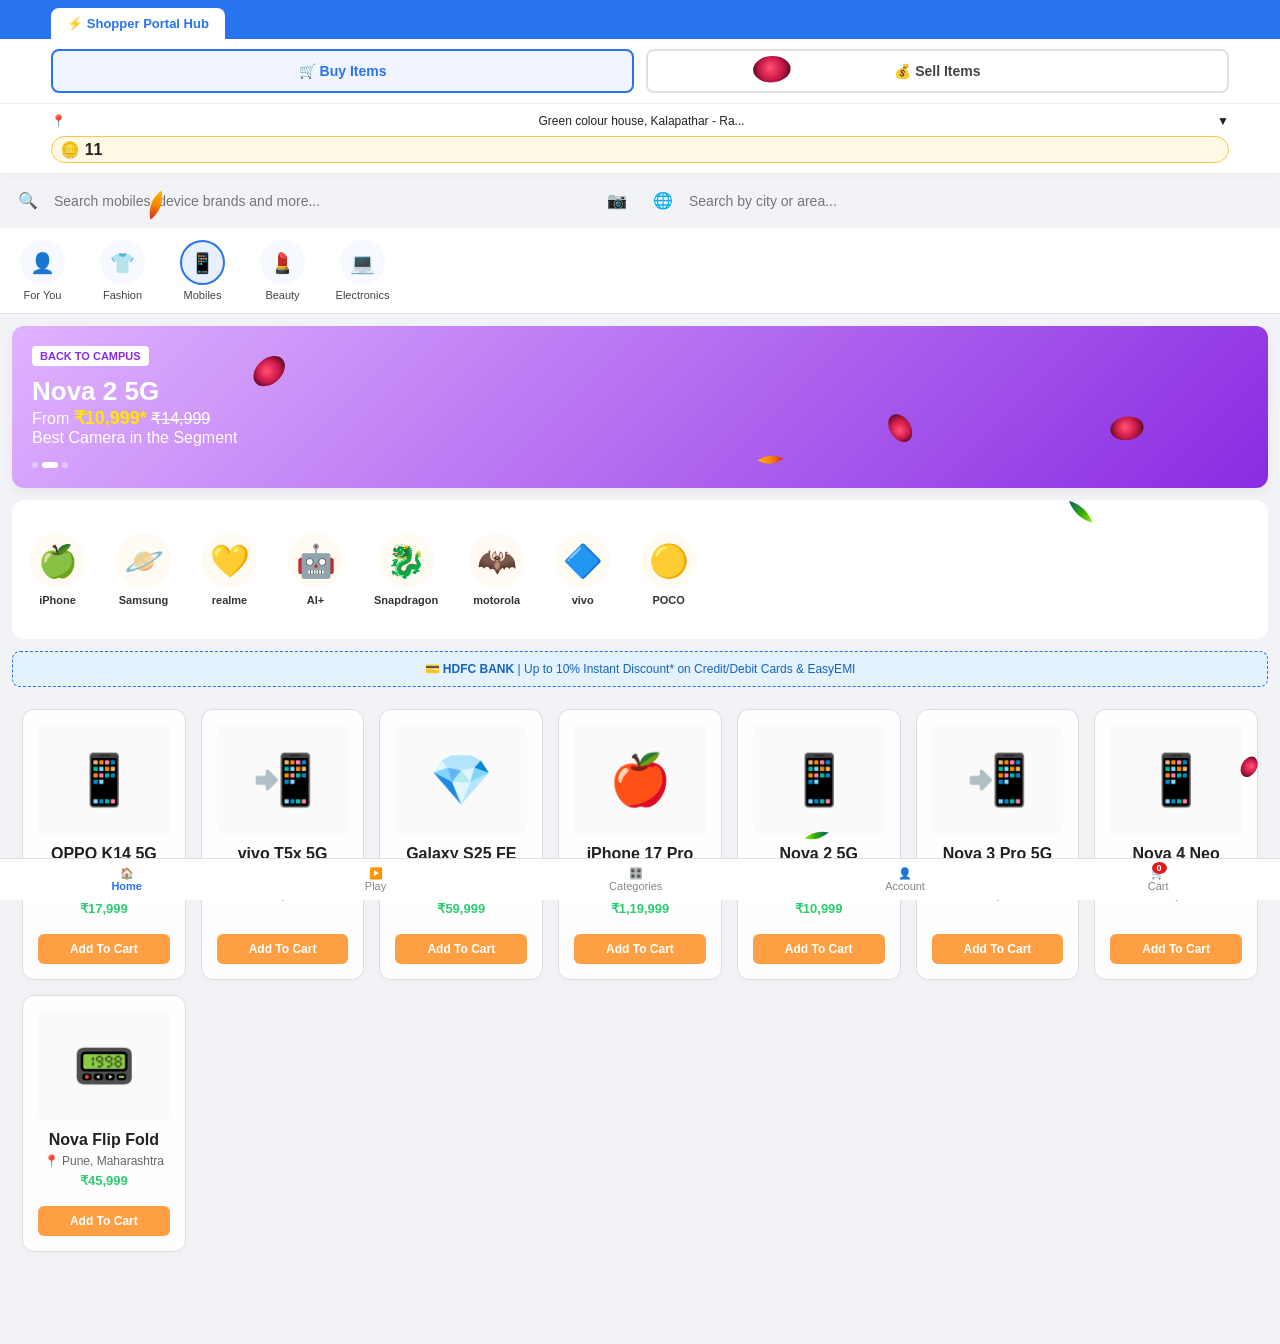
<file: index.html>
<!DOCTYPE html>
<html lang="en">
<head>
    <meta charset="UTF-8">
    <meta name="viewport" content="width=device-width, initial-scale=1.0">
    <title>Shopper | Premium Global Marketplace</title>
    <link rel="stylesheet" href="style.css">
</head>
<body>

    <canvas id="nature-canvas"></canvas>

    <!-- Super App Navigation Module Options (Flights & Express Removed Completely) -->
    <div class="app-top-switcher-header">
        <div class="switch-app-tab active">⚡ Shopper Portal Hub</div>
    </div>

    <!-- MAIN HUB MODE TOGGLE BUTTONS (BUY / SELL) -->
    <div class="hub-mode-container">
        <button class="mode-toggle-btn active-mode" onclick="window.location.href='index.html'">🛒 Buy Items</button>
        <button class="mode-toggle-btn sell-mode-trigger" onclick="window.location.href='sell.html'">💰 Sell Items</button>
    </div>

    <header class="app-sticky-header">
        <div class="app-location-badge-strip">
            <span class="loc-marker-pin">📍</span>
            <span class="loc-display-text">Green colour house, Kalapathar - Ra...</span>
            <span class="loc-arrow-down">▼</span>
        </div>
        <div class="loyalty-coin-capsule">
            🪙 <span class="coin-count-value">11</span>
        </div>
    </header>

    <!-- Dual Search Inputs Matrix -->
    <div class="app-dual-search-matrix" style="padding: 10px; display: flex; gap: 10px;">
        <div class="search-input-capsule" style="flex: 1; display: flex; align-items: center; background: #f1f3f6; padding: 8px; border-radius: 8px;">
            <span class="search-embed-icon">🔍</span>
            <input type="text" id="search-bar" placeholder="Search mobiles, device brands and more..." style="border: none; background: transparent; width: 100%; margin-left: 8px; outline: none;">
            <span class="search-embed-camera">📷</span>
        </div>
        <div class="search-input-capsule location-capsule-box" style="flex: 1; display: flex; align-items: center; background: #f1f3f6; padding: 8px; border-radius: 8px;">
            <span class="search-embed-icon">🌐</span>
            <input type="text" id="location-bar" placeholder="Search by city or area..." list="global-delivery-hubs" style="border: none; background: transparent; width: 100%; margin-left: 8px; outline: none;">
            <datalist id="global-delivery-hubs"></datalist>
        </div>
    </div>
    <nav class="app-category-horizontal-strip">
        <div class="category-pill-node" onclick="filterByBrand('iPhone')">
            <div class="category-icon-sphere">👤</div>
            <span>For You</span>
        </div>
        <div class="category-pill-node" onclick="filterByBrand('motorola')">
            <div class="category-icon-sphere">👕</div>
            <span>Fashion</span>
        </div>
        <div class="category-pill-node active-category" onclick="renderProductShowcase(getCombinedMarketplaceInventory())">
            <div class="category-icon-sphere">📱</div>
            <span>Mobiles</span>
        </div>
        <div class="category-pill-node" onclick="filterByBrand('vivo')">
            <div class="category-icon-sphere">💄</div>
            <span>Beauty</span>
        </div>
        <div class="category-pill-node" onclick="filterByBrand('Samsung')">
            <div class="category-icon-sphere">💻</div>
            <span>Electronics</span>
        </div>
    </nav>

    <main class="app-scrolling-viewport" id="main-content-viewport">
        
        <!-- MODULE A: SHOPPER MARKETPLACE HUD -->
        <div id="hub-view-marketplace" class="super-viewport-panel" style="display: block;">
            <section class="app-hero-carousel-banner">
                <div class="carousel-tag-badge">BACK TO CAMPUS</div>
                <div class="carousel-content-block">
                    <h2>Nova 2 5G</h2>
                    <p class="carousel-pricing-strike">From <span>₹10,999*</span> <del>₹14,999</del></p>
                    <p class="carousel-tagline-sub">Best Camera in the Segment</p>
                </div>
                <div class="carousel-indicator-dots">
                    <span class="dot-indicator"></span>
                    <span class="dot-indicator active-dot"></span>
                    <span class="dot-indicator"></span>
                </div>
            </section>

            <!-- Brand Quick Filter Strips -->
            <section class="app-brand-filters-strip-container">
                <div class="brand-filter-grid-flex" id="brand-logo-container" style="display: flex; gap: 15px; overflow-x: auto; padding: 10px 0;"></div>
            </section>

            <div class="app-promotional-incentive-bar">
                <strong>💳 HDFC BANK</strong> | Up to 10% Instant Discount* on Credit/Debit Cards & EasyEMI
            </div>

            <!-- Inventory Showcase Grid Layout -->
            <section class="app-marketplace-inventory-section">
                <div class="inventory-product-grid-layout" id="product-container" style="display: grid; grid-template-columns: repeat(auto-fill, minmax(160px, 1fr)); gap: 15px; padding: 10px;"></div>
            </section>
        </div>
        <!-- MODULE B: GAMES CONSOLE HUB SELECTION GRID -->
        <div id="hub-view-play" class="super-viewport-panel" style="display: none; padding: 15px;">
            
            <!-- Games Grid Listing Container Dashboard View -->
            <div id="arcade-apps-dashboard" style="display: block;">
                <h3 style="margin: 5px 0 15px 5px; font-weight: 800; font-size: 20px; color: #1e293b;">🎮 Shopper Arcade Station</h3>
                
                <div style="display: grid; grid-template-columns: repeat(2, 1fr); gap: 12px; margin-bottom: 20px;">
                    <!-- Game 1 -->
                    <div onclick="initiateArcadeGame('snake')" style="background: linear-gradient(135deg, #10b981, #047857); padding: 16px; border-radius: 14px; color: white; cursor: pointer; text-align: center; box-shadow: 0 4px 10px rgba(16,185,129,0.2);">
                        <div style="font-size: 34px; margin-bottom: 5px;">🐍</div>
                        <h4 style="margin:0; font-size:14px; font-weight:700;">Neon Snake</h4>
                        <span style="font-size:10px; opacity:0.8;">Realistic 3D Grid</span>
                    </div>
                    <!-- Game 2 -->
                    <div onclick="initiateArcadeGame('bird')" style="background: linear-gradient(135deg, #3b82f6, #1d4ed8); padding: 16px; border-radius: 14px; color: white; cursor: pointer; text-align: center; box-shadow: 0 4px 10px rgba(59,130,246,0.2);">
                        <div style="font-size: 34px; margin-bottom: 5px;">🐤</div>
                        <h4 style="margin:0; font-size:14px; font-weight:700;">Flappy Bird</h4>
                        <span style="font-size:10px; opacity:0.8;">Tap to Flap Engine</span>
                    </div>
                    <!-- Game 3 -->
                    <div onclick="initiateArcadeGame('bricks')" style="background: linear-gradient(135deg, #f59e0b, #b45309); padding: 16px; border-radius: 14px; color: white; cursor: pointer; text-align: center; box-shadow: 0 4px 10px rgba(245,158,11,0.2);">
                        <div style="font-size: 34px; margin-bottom: 5px;">🧱</div>
                        <h4 style="margin:0; font-size:14px; font-weight:700;">Brick Breaker</h4>
                        <span style="font-size:10px; opacity:0.8;">Smash Block Waves</span>
                    </div>
                    <!-- Game 4 -->
                    <div onclick="initiateArcadeGame('ttt')" style="background: linear-gradient(135deg, #ec4899, #be185d); padding: 16px; border-radius: 14px; color: white; cursor: pointer; text-align: center; box-shadow: 0 4px 10px rgba(236,72,153,0.2);">
                        <div style="font-size: 34px; margin-bottom: 5px;">❌</div>
                        <h4 style="margin:0; font-size:14px; font-weight:700;">Tic-Tac-Toe</h4>
                        <span style="font-size:10px; opacity:0.8;">Vs Smart AI Bot</span>
                    </div>
                    <!-- Game 5 -->
                    <div onclick="initiateArcadeGame('racer')" style="background: linear-gradient(135deg, #ef4444, #b91c1c); padding: 16px; border-radius: 14px; color: white; cursor: pointer; text-align: center; box-shadow: 0 4px 10px rgba(239,68,68,0.2);">
                        <div style="font-size: 34px; margin-bottom: 5px;">🏎️</div>
                        <h4 style="margin:0; font-size:14px; font-weight:700;">Highway Racer</h4>
                        <span style="font-size:10px; opacity:0.8;">Dodge Speed Traffic</span>
                    </div>
                    <!-- Game 6 -->
                    <div onclick="initiateArcadeGame('target')" style="background: linear-gradient(135deg, #8b5cf6, #6d28d9); padding: 16px; border-radius: 14px; color: white; cursor: pointer; text-align: center; box-shadow: 0 4px 10px rgba(139,92,246,0.2);">
                        <div style="font-size: 34px; margin-bottom: 5px;">🎯</div>
                        <h4 style="margin:0; font-size:14px; font-weight:700;">Target Rush</h4>
                        <span style="font-size:10px; opacity:0.8;">Tap Reaction Test</span>
                    </div>
                </div>
            </div>

            <!-- Active Large Dedicated Game Canvas Arena Room -->
            <div id="arcade-game-play-arena" style="display: none; background: #1e293b; border-radius: 20px; padding: 22px; box-shadow: 0 10px 30px rgba(0,0,0,0.25); max-width: 410px; margin: 0 auto; border: 1px solid rgba(255,255,255,0.1);">
                <div style="display: flex; justify-content: space-between; align-items: center; margin-bottom: 12px;">
                    <button onclick="terminateGameSession()" style="background: rgba(255,255,255,0.15); color: white; border: none; padding: 6px 14px; border-radius: 6px; font-weight: bold; cursor: pointer; font-size: 12px;">⬅ Close Game</button>
                    <h4 id="active-game-title-header" style="color: white; margin:0; font-size:15px; font-weight:800;">Game Screen</h4>
                    <div style="color: #67e8f9; font-weight: bold; font-size: 14px;">Score: <span id="game-universal-score">0</span></div>
                </div>

                <div style="background: #0f172a; display: inline-block; padding: 12px; border-radius: 16px; box-shadow: inset 0 0 20px rgba(0,0,0,0.8); border: 2px solid #334155;">
                    <canvas id="arcade-snake-canvas" width="360" height="360" style="background: #090d16; display: block; border-radius: 8px;"></canvas>
                </div>

                <!-- Universal Controls for touch mapping inputs -->
                <div style="margin-top: 15px; display: flex; flex-direction: column; align-items: center; gap: 6px;">
                    <button onclick="changeSnakeDir('UP')" style="padding: 10px 24px; font-weight: bold; background: #334155; color: white; border: none; border-radius: 8px; cursor: pointer;">▲ UP / FLAP</button>
                    <div style="display: flex; gap: 15px;">
                        <button onclick="changeSnakeDir('LEFT')" style="padding: 10px 24px; font-weight: bold; background: #334155; color: white; border: none; border-radius: 8px; cursor: pointer;">◀ LEFT</button>
                        <button onclick="changeSnakeDir('RIGHT')" style="padding: 10px 24px; font-weight: bold; background: #334155; color: white; border: none; border-radius: 8px; cursor: pointer;">RIGHT ▶</button>
                    </div>
                    <button onclick="changeSnakeDir('DOWN')" style="padding: 10px 24px; font-weight: bold; background: #334155; color: white; border: none; border-radius: 8px; cursor: pointer;">▼ DOWN</button>
                </div>
            </div>
        </div>
        <!-- MODULE C: PROFILE DASHBOARD VIEW SHEET -->
        <div id="hub-view-account" class="super-viewport-panel" style="display: none; padding: 20px;">
            <div style="background: white; padding: 20px; border-radius: 16px; box-shadow: 0 4px 15px rgba(0,0,0,0.04); max-width: 440px; margin: 0 auto;">
                <div style="display: flex; align-items: center; gap: 15px; border-bottom: 1px solid #eee; padding-bottom: 15px; margin-bottom: 15px;">
                    <div style="font-size: 40px; background: #e6f0ff; width: 65px; height: 65px; border-radius: 50%; display: flex; align-items: center; justify-content: center;">👤</div>
                    <div>
                        <h3 id="profile-render-name" style="margin: 0; font-size: 18px;">Premium Shopper User</h3>
                        <p id="profile-render-phone" style="margin: 3px 0 0 0; color: #666; font-size: 13px;">📞 Verified Mobile Account</p>
                    </div>
                </div>
                <div style="background: #fafafa; padding: 15px; border-radius: 8px; font-size: 13px; color: #444; display: flex; flex-direction: column; gap: 8px;">
                    <div>🪙 <strong>Loyalty Balance:</strong> <span class="coin-count-value">11</span> Shopper Coins</div>
                    <div>📍 <strong>Registered Hub Address:</strong> Raigarh, Odisha Network Hub</div>
                    <div>💳 <strong>KYC Status:</strong> Gold Level Fully Certified Profile</div>
                </div>
                <button onclick="alert('Session logged out clearance successful!'); localStorage.clear(); window.location.reload();" style="width: 100%; margin-top: 15px; background: #fff; border: 1px solid #ddd; color: red; padding: 11px; border-radius: 6px; font-weight: bold; cursor: pointer; font-size: 13px;">Sign Out Account Session</button>
            </div>
        </div>

    </main>

    <footer class="app-mobile-bottom-navigation-bar">
        <div class="bottom-tab-node active-tab" onclick="switchFooterTab(this, 'marketplace')">🏠<span>Home</span></div>
        <div class="bottom-tab-node" onclick="switchFooterTab(this, 'play')">▶️<span>Play</span></div>
        <div class="bottom-tab-node" onclick="toggleCategoriesPanel()">🎛️<span>Categories</span></div>
        <div class="bottom-tab-node" id="account-tab-trigger" onclick="switchFooterTab(this, 'account')">👤<span>Account</span></div>
        <div class="bottom-tab-node" onclick="toggleCartPanel()">
            🛒<span class="cart-floating-badge" id="cart-badge-counter">0</span><span>Cart</span>
        </div>
    </footer>

    <!-- Categories Dynamic Slide-out Left Drawer Panel Overlay -->
    <div class="cart-sidebar-overlay-dimmer" id="categories-overlay" onclick="toggleCategoriesPanel()" style="display: none; position: fixed; top: 0; left: 0; width: 100%; height: 100%; background: rgba(0,0,0,0.5); z-index: 999;"></div>
    <div id="categories-drawer-panel" style="position: fixed; top: 0; left: -400px; width: 300px; height: 100%; background: white; z-index: 1000; transition: 0.3s; padding: 20px; box-shadow: 2px 0 5px rgba(0,0,0,0.2);">
        <div style="display: flex; justify-content: space-between; align-items: center; border-bottom: 1px solid #ddd; padding-bottom: 10px; margin-bottom: 15px;">
            <h3 style="font-size: 16px; font-weight: 800;">🎛️ Shop Categories</h3>
            <span onclick="toggleCategoriesPanel()" style="cursor: pointer; font-size: 20px; font-weight: bold;">✖</span>
        </div>
        <div style="display: flex; flex-direction: column; gap: 12px; font-weight: 600; font-size: 14px;">
            <div onclick="filterByBrand('iPhone'); toggleCategoriesPanel();" style="cursor:pointer; padding: 12px; background: #f8fafc; border-radius: 8px;">🍏 iPhone Segment</div>
            <div onclick="filterByBrand('Samsung'); toggleCategoriesPanel();" style="cursor:pointer; padding: 12px; background: #f8fafc; border-radius: 8px;">🪐 Samsung Matrix</div>
            <div onclick="filterByBrand('vivo'); toggleCategoriesPanel();" style="cursor:pointer; padding: 12px; background: #f8fafc; border-radius: 8px;">🔷 Vivo Showcase</div>
            <div onclick="filterByBrand('motorola'); toggleCategoriesPanel();" style="cursor:pointer; padding: 12px; background: #f8fafc; border-radius: 8px;">🦇 Motorola Feeds</div>
        </div>
    </div>

    <!-- Cart Sidebar Overlay Drawer Mechanics Layout -->
    <div class="cart-sidebar-overlay-dimmer" id="cart-overlay" onclick="toggleCartPanel()"></div>
    <div class="cart-sidebar-drawer-panel" id="cart-panel">
        <div class="cart-drawer-header-node">
            <h3>My Shopping Cart</h3>
            <span class="cart-drawer-close-trigger" onclick="toggleCartPanel()">✖</span>
        </div>
        <div class="cart-drawer-items-list-viewport" id="cart-items-box"></div>
        <div class="cart-drawer-checkout-footer">
            <h3>Grand Total: ₹<span id="cart-total-val">0</span></h3>
            <button class="cart-checkout-action-btn" onclick="triggerCheckout()">Place Marketplace Order</button>
        </div>
    </div>
    <!-- Product View Dynamic Modal Frame Style -->
    <div class="product-modal-dimmer" id="product-modal-view">
        <div class="modal-viewport-frame" style="background: white; border-radius: 16px; width: 90%; max-width: 400px; padding: 20px; position: relative;">
            <div class="modal-header-nav" style="display: flex; align-items: center; gap: 15px; border-bottom: 1px solid #eee; padding-bottom: 10px;">
                <span class="back-arrow" onclick="closeProductModal()" style="cursor: pointer; font-size: 24px;">←</span>
                <div class="nav-title-block">
                    <h3 id="modal-product-title" style="margin: 0; font-size: 16px;">Product Details</h3>
                    <p id="modal-product-sub" style="margin: 0; font-size: 12px; color: #777;">Ad Verified</p>
                </div>
            </div>
            
            <div class="modal-scrollable-body" style="padding: 15px 0;">
                <div class="display-image-shell" style="text-align: center; background: #f9f9f9; padding: 20px; border-radius: 12px; position: relative;">
                    <span id="modal-item-photo-render" style="font-size: 80px;">📱</span>
                </div>

                <div class="item-meta-pricing-block" style="margin-top: 15px;">
                    <h2 id="modal-item-name" style="margin: 5px 0; font-size: 20px;">Item Name</h2>
                    <div class="rating-strip-badge" style="color: #f1c40f; font-size: 14px;">4.2 ★ | 31 Reviews</div>
                    <div class="location-tag-strip" id="modal-item-location" style="color: #666; font-size: 14px; margin-top: 5px;">📍 Location Info</div>
                </div>

                <div class="item-specs-block" id="modal-specs-container" style="margin-top: 15px; background: #f5f5f5; padding: 10px; border-radius: 8px;">
                    <h4 style="margin: 0 0 5px 0;">Technical Parameters</h4>
                    <p id="modal-item-specs" style="margin: 0; font-size: 13px; color: #555;">RAM/Storage specifications container.</p>
                </div>
            </div>
            <div class="modal-action-bottom-footer" style="display: flex; gap: 10px; margin-top: 15px;">
                <button class="add-to-cart-footer-btn" id="modal-cart-trigger" style="flex: 1; padding: 12px; border: 1px solid #ddd; background: white; border-radius: 8px; cursor: pointer; font-weight: bold;">Add to cart</button>
                <button class="buy-now-footer-btn" id="modal-call-trigger" style="flex: 1; padding: 12px; background: #ff9f43; color: white; border: none; border-radius: 8px; cursor: pointer; font-weight: bold;">Buy at ₹00</button>
            </div>
        </div>
    </div>

    <style>
        #cart-panel.open { right: 0px !important; }
        .brand-card-node { text-align: center; cursor: pointer; padding: 8px; border-radius: 50%; min-width: 60px; }
        .brand-card-node.active-brand { background: #e0f2fe; border: 2px solid #3b82f6; }
        .brand-img-shell { font-size: 32px; }
        .super-viewport-panel { width: 100%; }
    </style>
    <script>
        // 1. Navigation Panel switch router tabs system
        function switchFooterTab(elementRef, targetViewId) {
            document.querySelectorAll('.bottom-tab-node').forEach(node => node.classList.remove('active-tab'));
            if(elementRef) elementRef.classList.add('active-tab');
            document.querySelectorAll('.super-viewport-panel').forEach(panel => panel.style.display = 'none');

            if(targetViewId === 'marketplace') { 
                document.getElementById('hub-view-marketplace').style.display = 'block'; 
            } else if(targetViewId === 'play') { 
                document.getElementById('hub-view-play').style.display = 'block';
                terminateGameSession(); // Opens the apps dashboard selection list view first
            } else if(targetViewId === 'account') { 
                document.getElementById('hub-view-account').style.display = 'block'; 
            }
        }

        function toggleCategoriesPanel() {
            const panel = document.getElementById('categories-drawer-panel');
            const overlay = document.getElementById('categories-overlay');
            if(panel.style.left === '0px') { panel.style.left = '-400px'; overlay.style.display = 'none'; } 
            else { panel.style.left = '0px'; overlay.style.display = 'block'; }
        }

        // 2. Arcade Selection Core Menu & Session Drivers matrix hooks
        let activeGameToken = null;
        function initiateArcadeGame(gameType) {
            activeGameToken = gameType;
            document.getElementById('arcade-apps-dashboard').style.display = 'none';
            document.getElementById('arcade-game-play-arena').style.display = 'block';
            
            // Format labels dynamically based on token types
            const titleRef = document.getElementById('active-game-title-header');
            if(gameType === 'snake') titleRef.textContent = "🐍 Neon Snake Arcade";
            else if(gameType === 'bird') titleRef.textContent = "🐤 Flappy Bird Retro";
            else if(gameType === 'bricks') titleRef.textContent = "🧱 Brick Breaker System";
            else if(gameType === 'ttt') titleRef.textContent = "❌ Tic-Tac-Toe AI Bot";
            else if(gameType === 'racer') titleRef.textContent = "🏎️ Highway Speed Racer";
            else if(gameType === 'target') titleRef.textContent = "🎯 Click Target Rush";

            if (typeof triggerSelectedArcadeEngine === "function") {
                triggerSelectedArcadeEngine(gameType);
            }
        }

        function terminateGameSession() {
            activeGameToken = null;
            if (typeof resetAllArcadeLoops === "function") resetAllArcadeLoops();
            document.getElementById('arcade-game-play-arena').style.display = 'none';
            document.getElementById('arcade-apps-dashboard').style.display = 'block';
        }

        document.addEventListener("DOMContentLoaded", () => {
            const userName = localStorage.getItem("shopper_user_name") || localStorage.getItem("user_name");
            const userPhone = localStorage.getItem("shopper_user_phone") || localStorage.getItem("user_phone");
            if(userName) document.getElementById("profile-render-name").textContent = userName;
            if(userPhone) document.getElementById("profile-render-phone").textContent = "📞 " + userPhone;
        });
    </script>

    <script src="nature.js"></script>
    <script src="script.js"></script>
</body>
</html>
</file>
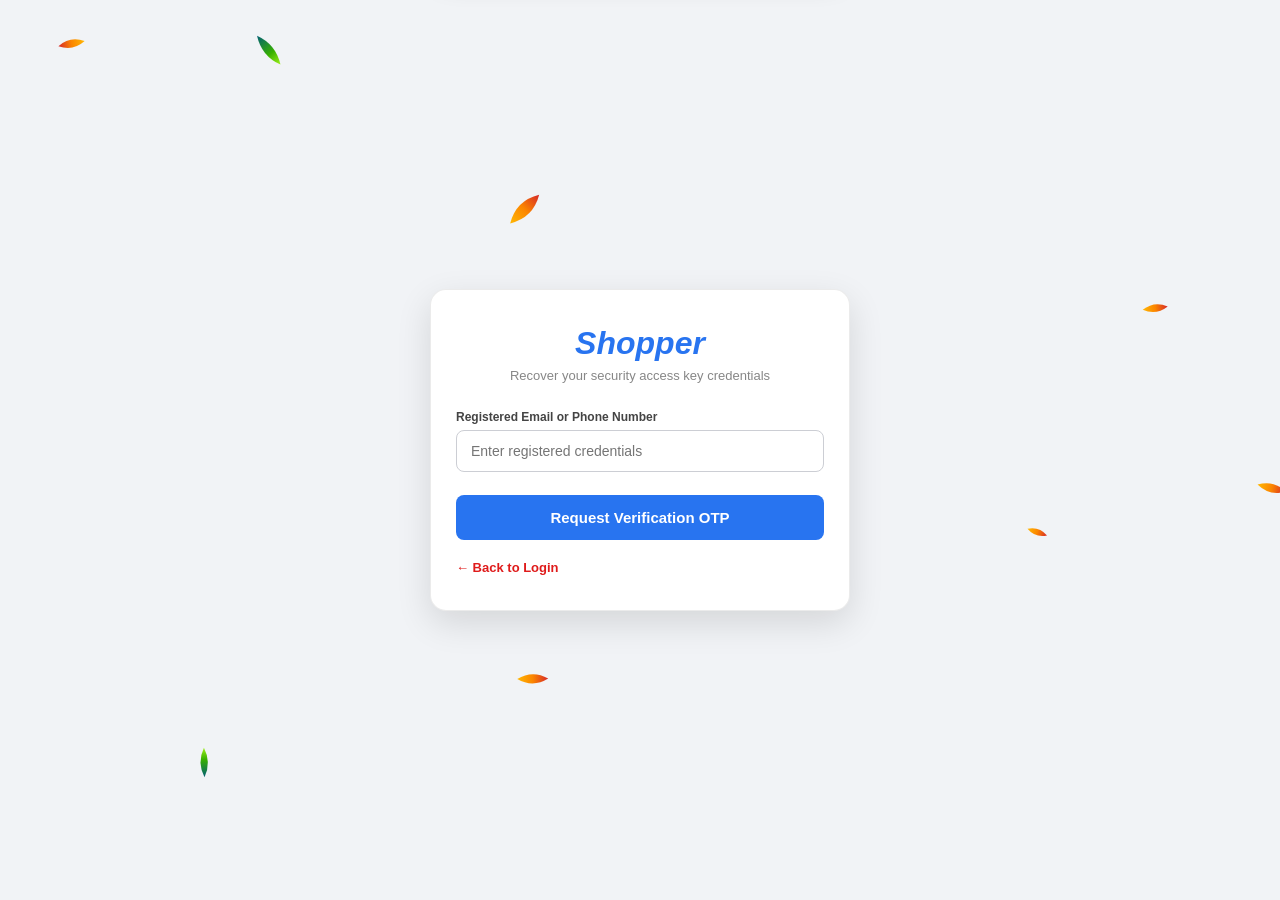
<file: forgot.html>
<!DOCTYPE html>
<html lang="en">
<head>
    <meta charset="UTF-8">
    <meta name="viewport" content="width=device-width, initial-scale=1.0">
    <title>Shopper | Credential Recovery Terminal</title>
    <link rel="stylesheet" href="auth.css">
</head>
<body>

    <canvas id="nature-canvas"></canvas>
    
    <!-- Real Mobile Notification Simulation Banner Layer -->
    <div class="simulated-sms-banner" id="sms-notification-alert">
        <div class="sms-icon-block">💬</div>
        <div class="sms-body-text">
            <strong>SHOPPER SECURE SMS NODE</strong>
            <p id="sms-message-content">Verification OTP token dispatched successfully.</p>
        </div>
    </div>
    
    <div class="auth-full-page-frame">
        
        <!-- STEP 1: VERIFY TARGET PROFILE ENTRY -->
        <div class="auth-card-panel active-panel" id="forgot-step-card">
            <h2 class="auth-brand">Shopper</h2>
            <p class="auth-subtitle">Recover your security access key credentials</p>
            <form id="forgot-form-engine">
                <div class="input-form-field">
                    <label>Registered Email or Phone Number</label>
                    <input type="text" id="forgot-email-phone" placeholder="Enter registered credentials" required>
                </div>
                <button type="submit" class="auth-action-btn">Request Verification OTP</button>
            </form>
            <div class="auth-navigation-footer">
                <a href="login.html" class="nav-link-left">← Back to Login</a>
            </div>
        </div>

        <!-- STEP 2: SECURE OTP TOKEN CHALLENGE ENTRY -->
        <div class="auth-card-panel" id="otp-step-card">
            <h2 class="auth-brand">Shopper</h2>
            <p class="auth-subtitle">Enter secure 4-digit token authentication code</p>
            <form id="otp-form-engine">
                <div class="input-form-field">
                    <label>One-Time Token Verification</label>
                    <input type="text" id="otp-input" placeholder="0 0 0 0" maxlength="4" style="text-align: center; letter-spacing: 12px; font-size: 20px; font-weight: bold;" required>
                </div>
                <button type="submit" class="auth-action-btn">Verify Account Token</button>
            </form>
        </div>

        <!-- STEP 3: RESET CIPHER PARAMETERS TIERS -->
        <div class="auth-card-panel" id="reset-step-card">
            <h2 class="auth-brand">Shopper</h2>
            <p class="auth-subtitle">Configure a strong new cryptographic security key</p>
            <form id="reset-form-engine">
                <div class="input-form-field">
                    <label>New Account Password</label>
                    <input type="password" id="new-pass" placeholder="••••••••" required>
                </div>
                <button type="submit" class="auth-action-btn">Apply Password Update</button>
            </form>
            <button class="skip-action-link" id="skip-reset-trigger">Skip & Proceed to Marketplace</button>
        </div>

    </div>

    <script src="nature.js"></script>
    <script src="auth.js"></script>
</body>
</html>
</file>
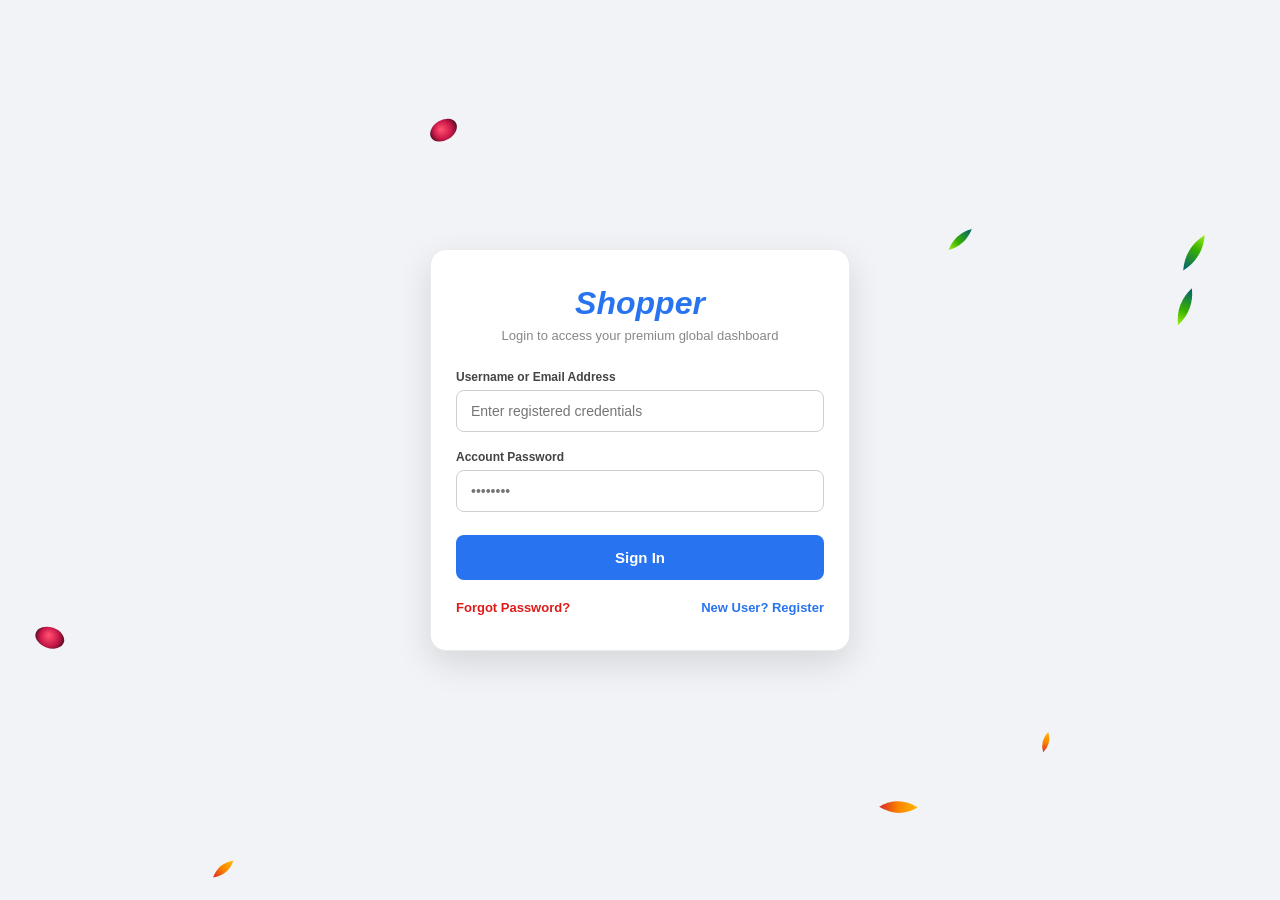
<file: login.html>
<!DOCTYPE html>
<html lang="en">
<head>
    <meta charset="UTF-8">
    <meta name="viewport" content="width=device-width, initial-scale=1.0">
    <title>Shopper | Account Gateway Login</title>
    <link rel="stylesheet" href="auth.css">
</head>
<body>

    <!-- Controlled Falling Leaves & Flowers Background Layers -->
    <canvas id="nature-canvas"></canvas>
    
    <div class="auth-full-page-frame">
        <div class="auth-card-panel">
            <h2 class="auth-brand">Shopper</h2>
            <p class="auth-subtitle">Login to access your premium global dashboard</p>
            
            <form id="login-form-engine">
                <div class="input-form-field">
                    <label>Username or Email Address</label>
                    <input type="text" id="login-id" placeholder="Enter registered credentials" required>
                </div>
                <div class="input-form-field">
                    <label>Account Password</label>
                    <input type="password" id="login-pass" placeholder="••••••••" required>
                </div>
                <button type="submit" class="auth-action-btn">Sign In</button>
            </form>
            
            <div class="auth-navigation-footer">
                <a href="forgot.html" class="nav-link-left">Forgot Password?</a>
                <a href="register.html" class="nav-link-right">New User? Register</a>
            </div>
        </div>
    </div>

    <script src="nature.js"></script>
    <script src="auth.js"></script>
</body>
</html>
</file>
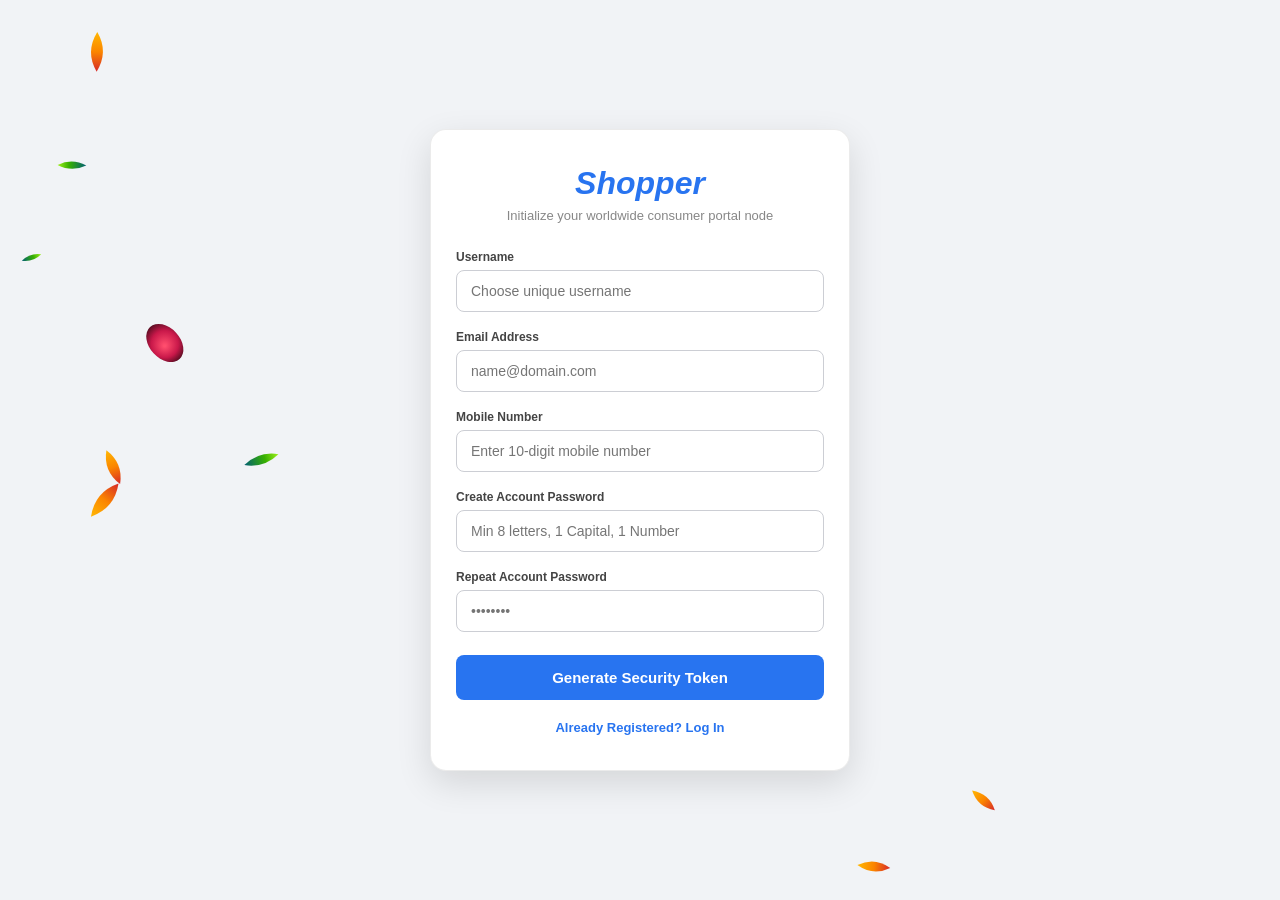
<file: register.html>
<!DOCTYPE html>
<html lang="en">
<head>
    <meta charset="UTF-8">
    <meta name="viewport" content="width=device-width, initial-scale=1.0">
    <title>Shopper | Account Initialization Registry</title>
    <link rel="stylesheet" href="auth.css">
</head>
<body>

    <canvas id="nature-canvas"></canvas>
    
    <div class="auth-full-page-frame">
        <div class="auth-card-panel">
            <h2 class="auth-brand">Shopper</h2>
            <p class="auth-subtitle">Initialize your worldwide consumer portal node</p>
            
            <form id="register-form-engine">
                <div class="input-form-field">
                    <label>Username</label>
                    <input type="text" id="reg-user" placeholder="Choose unique username" required>
                </div>
                <div class="input-form-field">
                    <label>Email Address</label>
                    <input type="email" id="reg-email" placeholder="name@domain.com" required>
                </div>
                <div class="input-form-field">
                    <label>Mobile Number</label>
                    <input type="tel" id="reg-phone" placeholder="Enter 10-digit mobile number" pattern="[0-9]{10}" required>
                </div>
                <div class="input-form-field">
                    <label>Create Account Password</label>
                    <input type="password" id="reg-pass" placeholder="Min 8 letters, 1 Capital, 1 Number" required>
                </div>
                <div class="input-form-field">
                    <label>Repeat Account Password</label>
                    <input type="password" id="reg-repass" placeholder="••••••••" required>
                </div>
                <button type="submit" class="auth-action-btn">Generate Security Token</button>
            </form>
            
            <div class="auth-navigation-footer" style="justify-content: center;">
                <a href="login.html" class="nav-link-right">Already Registered? Log In</a>
            </div>
        </div>
    </div>

    <script src="nature.js"></script>
    <script src="auth.js"></script>
</body>
</html>
</file>
<file: style.css>
/* ============================================================================
   COLOR PALETTE TOKENS & RESPONSIVE CORE CONFIGURATION
   ============================================================================ */
:root {
    --fk-blue: #2874f0;
    --fk-yellow: #ffe500;
    --text-dark: #212121;
    --text-light: #878787;
    --bg-light: #f1f3f6;
    --offer-green: #388e3c;
    --action-orange: #fb641b;
}

* {
    margin: 0;
    padding: 0;
    box-sizing: border-box;
    font-family: -apple-system, BlinkMacSystemFont, "Segoe UI", Roboto, Helvetica, Arial, sans-serif;
}

body {
    background-color: var(--bg-light);
    color: var(--text-dark);
    overflow-x: hidden;
    padding-bottom: 70px;
}

#nature-canvas {
    position: fixed;
    top: 0;
    left: 0;
    width: 100vw;
    height: 100vh;
    pointer-events: none;
    z-index: 99;
}

/* Attractive Buy / Sell Switcher Bar Layout */
.hub-mode-container {
    display: flex;
    background: #ffffff;
    padding: 10px 4%;
    gap: 12px;
    border-bottom: 1px solid rgba(0,0,0,0.05);
}

.mode-toggle-btn {
    flex: 1;
    padding: 12px;
    border-radius: 8px;
    border: 2px solid #e0e0e0;
    background: #ffffff;
    font-size: 14px;
    font-weight: 700;
    cursor: pointer;
    transition: all 0.2s ease;
}

.mode-toggle-btn.active-mode {
    border-color: var(--fk-blue);
    color: var(--fk-blue);
    background: #f0f5ff;
}

.mode-toggle-btn.sell-mode-trigger {
    border-color: #e0e0e0;
    color: #444;
}

.mode-toggle-btn.sell-mode-trigger:hover {
    border-color: var(--action-orange);
    color: var(--action-orange);
    background: #fff5f0;
}

/* ============================================================================
   MAIN STOREFRONT FEED INTERFACE BLUEPRINT ELEMENTS
   ============================================================================ */
.app-top-switcher-header {
    background-color: var(--fk-blue);
    display: flex;
    padding: 8px 4% 0 4%;
    gap: 5px;
}

.switch-app-tab {
    background: rgba(255, 255, 255, 0.15);
    color: white;
    padding: 8px 16px;
    border-radius: 8px 8px 0 0;
    font-size: 13px;
    font-weight: 600;
    cursor: pointer;
}

.switch-app-tab.active {
    background: #ffffff;
    color: var(--fk-blue);
}

.app-sticky-header {
    background-color: #ffffff;
    padding: 10px 4%;
    box-shadow: 0 2px 10px rgba(0,0,0,0.03);
    position: sticky;
    top: 0;
    z-index: 100;
}

.app-location-badge-strip {
    display: flex;
    justify-content: space-between;
    align-items: center;
    margin-bottom: 8px;
    font-size: 12px;
}

.location-identity-node {
    display: flex;
    align-items: center;
    gap: 4px;
    color: #000;
    font-weight: 500;
}

.loc-display-text {
    max-width: 220px;
    white-space: nowrap;
    overflow: hidden;
    text-overflow: ellipsis;
}

@media (min-width: 480px) {
    .loc-display-text { max-width: 350px; }
}

.loyalty-coin-capsule {
    background: #fff9e6;
    border: 1px solid #f2c94c;
    padding: 3px 8px;
    border-radius: 20px;
    font-weight: bold;
}

.app-dual-search-matrix {
    display: flex;
    flex-direction: column;
    gap: 8px;
}

@media (min-width: 768px) {
    .app-dual-search-matrix { flex-direction: row; }
}

.search-input-capsule {
    display: flex;
    align-items: center;
    background: #f0f5ff;
    border-radius: 8px;
    padding: 8px 12px;
    flex: 1;
}

.search-input-capsule input {
    background: transparent;
    border: none;
    outline: none;
    width: 100%;
    padding: 0 8px;
    font-size: 14px;
    color: var(--text-dark);
}

.search-embed-icon, .search-embed-camera { color: var(--text-light); }

.app-category-horizontal-strip {
    display: flex;
    background: #ffffff;
    padding: 12px 10px;
    overflow-x: auto;
    gap: 15px;
    scrollbar-width: none;
    border-bottom: 1px solid #e0e0e0;
}

.app-category-horizontal-strip::-webkit-scrollbar { display: none; }

.category-pill-node {
    display: flex;
    flex-direction: column;
    align-items: center;
    min-width: 65px;
    text-align: center;
    font-size: 11px;
    font-weight: 500;
    color: #444;
    cursor: pointer;
}

.category-icon-sphere {
    background: #f6f9ff;
    width: 45px;
    height: 45px;
    border-radius: 50%;
    display: flex;
    align-items: center;
    justify-content: center;
    font-size: 20px;
    margin-bottom: 4px;
}

.category-pill-node.active-category .category-icon-sphere {
    background: #e6f0ff;
    border: 2px solid var(--fk-blue);
}

.app-hero-carousel-banner {
    background: linear-gradient(135deg, #e0b3ff 0%, #8a2be2 100%);
    margin: 12px;
    border-radius: 12px;
    padding: 20px;
    color: white;
    position: relative;
    box-shadow: 0 4px 12px rgba(0,0,0,0.05);
}

.carousel-tag-badge {
    background: #fff;
    color: #8a2be2;
    font-weight: 800;
    font-size: 11px;
    padding: 4px 8px;
    border-radius: 4px;
    display: inline-block;
    margin-bottom: 10px;
}

.carousel-content-block h2 { font-size: 26px; font-weight: 800; }
.carousel-pricing-strike span { font-weight: 800; font-size: 18px; color: var(--fk-yellow); }
.carousel-indicator-dots { display: flex; gap: 4px; margin-top: 15px; }
.dot-indicator { width: 6px; height: 6px; background: rgba(255,255,255,0.4); border-radius: 50%; }
.dot-indicator.active-dot { width: 16px; background: white; border-radius: 4px; }

.app-brand-filters-strip-container {
    background: white;
    margin: 12px;
    padding: 15px 10px;
    border-radius: 12px;
}

.brand-filter-grid-flex {
    display: flex;
    overflow-x: auto;
    gap: 16px;
    padding-bottom: 5px;
    scrollbar-width: none;
}

.brand-filter-grid-flex::-webkit-scrollbar { display: none; }

.brand-card-node {
    display: flex;
    flex-direction: column;
    align-items: center;
    min-width: 70px;
    cursor: pointer;
}

.brand-img-shell {
    width: 55px;
    height: 55px;
    background: #fffbf2;
    border-radius: 50%;
    display: flex;
    align-items: center;
    justify-content: center;
    font-size: 22px;
    margin-bottom: 6px;
    border: 2px solid transparent;
    transition: all 0.2s;
}

.brand-card-node.active-brand .brand-img-shell {
    background: #e6f0ff;
    border-color: var(--fk-blue);
    transform: scale(1.08);
}

.brand-card-node span { font-size: 11px; font-weight: 600; color: #333; }

.app-promotional-incentive-bar {
    background: #e3f2fd;
    border: 1px dashed var(--fk-blue);
    margin: 12px;
    padding: 10px;
    border-radius: 8px;
    font-size: 12px;
    text-align: center;
    color: #1565c0;
}

.app-marketplace-inventory-section { margin: 12px; }

.inventory-product-grid-layout {
    display: grid;
    grid-template-columns: repeat(2, 1fr);
    gap: 10px;
}

@media (min-width: 768px) {
    .inventory-product-grid-layout { grid-template-columns: repeat(4, 1fr); }
}

.premium-deal-card {
    background: #ffffff;
    border-radius: 12px;
    padding: 12px;
    text-align: center;
    box-shadow: 0 2px 8px rgba(0,0,0,0.02);
    border: 1px solid rgba(0,0,0,0.01);
    display: flex;
    flex-direction: column;
    justify-content: space-between;
    cursor: pointer;
}

.card-img-frame {
    height: 110px;
    display: flex;
    align-items: center;
    justify-content: center;
    font-size: 50px;
    background: #fafafa;
    border-radius: 8px;
    margin-bottom: 8px;
}

.card-img-frame img {
    width: 100%;
    height: 100%;
    object-fit: contain;
    border-radius: 8px;
}

.premium-deal-card h4 {
    font-size: 13px;
    font-weight: 600;
    color: var(--text-dark);
    margin-bottom: 4px;
    white-space: nowrap;
    overflow: hidden;
    text-overflow: ellipsis;
}

.card-pricing-panel { font-size: 13px; font-weight: 700; color: var(--offer-green); margin-bottom: 8px; }

.action-buy-btn {
    background: var(--fk-blue);
    color: white;
    border: none;
    padding: 9px;
    width: 100%;
    border-radius: 6px;
    font-size: 12px;
    font-weight: bold;
}

.app-mobile-bottom-navigation-bar {
    position: fixed;
    bottom: 0;
    left: 0;
    width: 100%;
    background: #ffffff;
    border-top: 1px solid #e0e0e0;
    display: flex;
    justify-content: space-around;
    padding: 8px 0;
    z-index: 110;
}

.bottom-tab-node {
    display: flex;
    flex-direction: column;
    align-items: center;
    font-size: 11px;
    color: var(--text-light);
    font-weight: 500;
    cursor: pointer;
    position: relative;
}

.bottom-tab-node.active-tab { color: var(--fk-blue); font-weight: bold; }
.cart-floating-badge { position: absolute; top: -5px; right: 2px; background: #df1b1b; color: white; border-radius: 50%; padding: 1px 5px; font-size: 9px; font-weight: bold; }

.cart-sidebar-overlay-dimmer { position: fixed; top:0; left:0; width:100vw; height:100vh; background:rgba(0,0,0,0.4); z-index:200; display:none; }
.cart-sidebar-drawer-panel { position: fixed; top:0; right:-100%; width:100%; max-width:380px; height:100%; background:white; z-index:201; box-shadow:-4px 0 15px rgba(0,0,0,0.1); display:flex; flex-direction:column; transition: right 0.3s ease; }
.cart-sidebar-drawer-panel.open { right: 0; }
.cart-drawer-header-node { display: flex; justify-content: space-between; padding: 20px; border-bottom: 1px solid #eee; }
.cart-drawer-close-trigger { cursor: pointer; font-size: 18px; }
.cart-drawer-items-list-viewport { flex:1; overflow-y:auto; padding: 20px; }
.cart-drawer-checkout-footer { padding: 20px; border-top:1px solid #eee; }
.cart-checkout-action-btn { background: var(--action-orange); color:white; width:100%; padding:14px; border:none; font-weight:bold; border-radius:6px; cursor:pointer; font-size:15px; margin-top:10px; }
/* ============================================================================
   SCREENSHOT SCREEN CONFORMITY TIERS (PRODUCT PREVIEW DYNAMIC LAYOUT MODAL)
   ============================================================================ */
.product-modal-dimmer {
    position: fixed;
    top: 0;
    left: 0;
    width: 100vw;
    height: 100vh;
    background: rgba(0,0,0,0.5);
    z-index: 2000;
    display: none;
}

.modal-viewport-frame {
    position: absolute;
    bottom: 0;
    left: 0;
    width: 100%;
    height: 92%;
    background: #ffffff;
    border-radius: 20px 20px 0 0;
    display: flex;
    flex-direction: column;
    box-shadow: 0 -5px 25px rgba(0,0,0,0.15);
    overflow: hidden;
}

@media(min-width: 500px) {
    .modal-viewport-frame {
        width: 430px;
        height: 85%;
        left: 50%;
        top: 50%;
        transform: translate(-50%, -50%);
        border-radius: 16px;
    }
}

.modal-header-nav {
    display: flex;
    align-items: center;
    padding: 14px 20px;
    border-bottom: 1px solid #f0f0f0;
    background: #ffffff;
}

.back-arrow { font-size: 24px; cursor: pointer; color: #333; margin-right: 15px; }
.nav-title-block { flex: 1; }
.nav-title-block h3 { font-size: 15px; font-weight: 700; color: #212121; }
.nav-title-block p { font-size: 11px; color: var(--text-light); }
.cart-nav-icon { font-size: 20px; color: #333; cursor: pointer; }

.modal-scrollable-body {
    flex: 1;
    overflow-y: auto;
    background: #fdfdfd;
}

.display-image-shell {
    width: 100%;
    height: 320px;
    background: #f9f9f9;
    position: relative;
    display: flex;
    align-items: center;
    justify-content: center;
    font-size: 120px;
}

.display-image-shell img {
    width: 100%;
    height: 100%;
    object-fit: contain;
}

.floating-action-overlays {
    position: absolute;
    top: 15px;
    right: 15px;
    display: flex;
    flex-direction: column;
    gap: 10px;
}

.overlay-circle-btn {
    width: 38px;
    height: 38px;
    border-radius: 50%;
    background: #ffffff;
    border: 1px solid rgba(0,0,0,0.06);
    box-shadow: 0 4px 10px rgba(0,0,0,0.05);
    display: flex;
    align-items: center;
    justify-content: center;
    font-size: 16px;
    cursor: pointer;
}

.item-meta-pricing-block {
    padding: 20px;
    background: #ffffff;
    border-bottom: 8px solid var(--bg-light);
}

.item-meta-pricing-block h2 { font-size: 18px; font-weight: 700; color: #212121; margin-bottom: 6px; }

.rating-strip-badge {
    display: inline-block;
    background: #388e3c;
    color: white;
    font-size: 12px;
    font-weight: 700;
    padding: 3px 8px;
    border-radius: 4px;
    margin-bottom: 12px;
}

.location-tag-strip {
    font-size: 13px;
    font-weight: 600;
    color: #4a4a4a;
}

.item-specs-block {
    padding: 20px;
    background: #ffffff;
}

.item-specs-block h3 { font-size: 14px; font-weight: 700; color: #212121; margin-bottom: 8px; }
.item-specs-block p { font-size: 13px; color: #555; line-height: 1.5; background: #fafafa; padding: 12px; border-radius: 8px; border: 1px dashed #e0e0e0; }

.modal-action-bottom-footer {
    display: flex;
    padding: 10px 15px;
    background: #ffffff;
    border-top: 1px solid #eeeeeef1;
    gap: 10px;
}

.add-to-cart-footer-btn {
    flex: 1;
    background: #ffffff;
    color: #212121;
    border: 1px solid #dcdcdc;
    padding: 14px;
    font-size: 15px;
    font-weight: 700;
    border-radius: 8px;
    cursor: pointer;
}

.buy-now-footer-btn {
    flex: 1.2;
    background: var(--fk-yellow);
    color: #212121;
    border: none;
    padding: 14px;
    font-size: 15px;
    font-weight: 700;
    border-radius: 8px;
    cursor: pointer;
}

/* ============================================================================
   SELL FORM PAGE WRAPPER BLUEPRINT METRICS
   ============================================================================ */
.sell-form-wrapper {
    width: 100vw;
    display: flex;
    justify-content: center;
    padding: 25px 4%;
    position: relative;
    z-index: 10;
}

.sell-form-card {
    background: #ffffff;
    width: 100%;
    max-width: 520px;
    border-radius: 16px;
    padding: 30px 22px;
    box-shadow: 0 10px 30px rgba(0,0,0,0.06);
    border: 1px solid rgba(0,0,0,0.05);
}

.sell-form-card h2 { font-size: 24px; font-weight: 800; color: var(--fk-blue); margin-bottom: 4px; }
.sell-form-subtitle { font-size: 13px; color: var(--text-light); margin-bottom: 25px; }

.form-input-node {
    margin-bottom: 20px;
}

.form-input-node label {
    display: block;
    font-size: 12px;
    font-weight: 700;
    color: #333;
    margin-bottom: 6px;
}

.form-input-node input, .form-input-node textarea {
    width: 100%;
    padding: 12px 14px;
    border: 1px solid #ccced4;
    border-radius: 8px;
    outline: none;
    font-size: 14px;
    background: #ffffff;
}

.form-input-node textarea { height: 80px; resize: none; }
.form-input-node input:focus, .form-input-node textarea:focus { border-color: var(--fk-blue); box-shadow: 0 0 0 3px rgba(40, 116, 240, 0.1); }

.file-upload-dropzone {
    border: 2px dashed #bcccf8;
    background: #f8faff;
    border-radius: 10px;
    padding: 20px;
    text-align: center;
    position: relative;
    cursor: pointer;
    min-height: 110px;
    display: flex;
    flex-direction: column;
    align-items: center;
    justify-content: center;
}

.file-upload-dropzone input[type="file"] {
    position: absolute;
    top: 0; left: 0; width: 100%; height: 100%;
    opacity: 0; cursor: pointer;
}

#upload-placeholder-text { font-size: 13px; font-weight: 600; color: var(--fk-blue); }
#upload-preview-render { max-width: 100%; height: 120px; object-fit: contain; margin-top: 10px; border-radius: 6px; display: none; }

.submit-post-btn {
    width: 100%;
    background: var(--action-orange);
    color: white;
    border: none;
    padding: 15px;
    font-size: 16px;
    font-weight: bold;
    border-radius: 8px;
    cursor: pointer;
    box-shadow: 0 5px 15px rgba(251,100,27,0.2);
    margin-top: 10px;
}
/* ============================================================================
   FIX FOR DYNAMIC IMAGES AND REAL-TIME LISTINGS DISPLAY
   ============================================================================ */
.premium-deal-card {
    display: flex !important;
    flex-direction: column !important;
    justify-content: space-between !important;
}

.card-img-frame img {
    width: 100%;
    height: 100%;
    object-fit: contain;
    border-radius: 8px;
}

/* Modal window state handling fallback rule */
#product-modal-view {
    align-items: center;
    justify-content: center;
}
</file>
<file: auth.css>
/* Unique Gateway Design Matrix for Login, Register, and Forgot forms */
:root {
    --fk-blue: #2874f0;
    --text-light: #878787;
    --bg-light: #f1f3f6;
}

* {
    margin: 0;
    padding: 0;
    box-sizing: border-box;
    font-family: -apple-system, BlinkMacSystemFont, "Segoe UI", Roboto, Helvetica, Arial, sans-serif;
}

body {
    background-color: var(--bg-light);
    overflow-x: hidden;
    position: relative;
    min-height: 100vh;
}

/* Background canvas nature layer */
#nature-canvas {
    position: fixed;
    top: 0;
    left: 0;
    width: 100vw;
    height: 100vh;
    pointer-events: none;
    z-index: 1;
}

/* Simulated SMS Banner Notification Dropdown Style */
.simulated-sms-banner {
    position: fixed;
    top: -100px;
    left: 50%;
    transform: translateX(-50%);
    width: 90%;
    max-width: 400px;
    background: #1e1e24;
    color: #ffffff;
    padding: 15px;
    border-radius: 12px;
    box-shadow: 0 10px 30px rgba(0, 0, 0, 0.3);
    z-index: 10000;
    display: flex;
    align-items: center;
    gap: 12px;
    transition: top 0.5s cubic-bezier(0.175, 0.885, 0.32, 1.275);
}

.simulated-sms-banner.active-sms {
    top: 20px;
}

.sms-icon-block {
    font-size: 24px;
}

.sms-body-text strong {
    font-size: 12px;
    color: #a8c5ff;
    letter-spacing: 0.5px;
}

.sms-body-text p {
    font-size: 14px;
    margin-top: 2px;
    color: #f3f3f3;
}

/* Master viewport container layer */
.auth-full-page-frame {
    position: relative;
    width: 100vw;
    min-height: 100vh;
    display: flex;
    align-items: center;
    justify-content: center;
    padding: 20px;
    z-index: 10;
}

/* Solid pure white form card blocks */
.auth-card-panel {
    background: #ffffff !important;
    width: 100%;
    max-width: 420px;
    border-radius: 16px;
    padding: 35px 25px;
    box-shadow: 0 12px 35px rgba(0, 0, 0, 0.12);
    border: 1px solid rgba(0, 0, 0, 0.08);
    position: relative;
    display: block !important;
}

/* Multi-step rules for forgot.html framework pages */
#forgot-step-card, #otp-step-card, #reset-step-card {
    display: none !important;
}
#forgot-step-card.active-panel, #otp-step-card.active-panel, #reset-step-card.active-panel {
    display: block !important;
}

.auth-brand {
    font-size: 32px;
    font-weight: 800;
    color: var(--fk-blue);
    text-align: center;
    font-style: italic;
    margin-bottom: 5px;
}

.auth-subtitle {
    font-size: 13px;
    color: var(--text-light);
    text-align: center;
    margin-bottom: 25px;
    line-height: 1.4;
}

.input-form-field {
    margin-bottom: 18px;
}

.input-form-field label {
    display: block;
    font-size: 12px;
    font-weight: 600;
    color: #444;
    margin-bottom: 6px;
}

.input-form-field input {
    width: 100%;
    padding: 12px 14px;
    border: 1px solid #ccced4;
    border-radius: 8px;
    outline: none;
    font-size: 14px;
    background: #ffffff;
    transition: all 0.2s;
}

.input-form-field input:focus {
    border-color: var(--fk-blue);
    box-shadow: 0 0 0 3px rgba(40, 116, 240, 0.15);
}

.auth-action-btn {
    width: 100%;
    background: var(--fk-blue);
    color: #ffffff;
    border: none;
    padding: 14px;
    border-radius: 8px;
    font-size: 15px;
    font-weight: bold;
    cursor: pointer;
    transition: background 0.2s;
    margin-top: 5px;
}

.auth-action-btn:hover {
    background: #145ed4;
}

.skip-action-link {
    width: 100%;
    background: transparent;
    border: 1px solid #ccced4;
    color: var(--text-light);
    padding: 11px;
    border-radius: 8px;
    font-size: 13px;
    font-weight: 500;
    margin-top: 10px;
    cursor: pointer;
}

.auth-navigation-footer {
    display: flex;
    justify-content: space-between;
    margin-top: 20px;
    font-size: 13px;
    font-weight: 600;
}

.auth-navigation-footer a {
    text-decoration: none;
    transition: color 0.2s;
}

.nav-link-left {
    color: #df1b1b;
}

.nav-link-right {
    color: var(--fk-blue);
}
</file>
